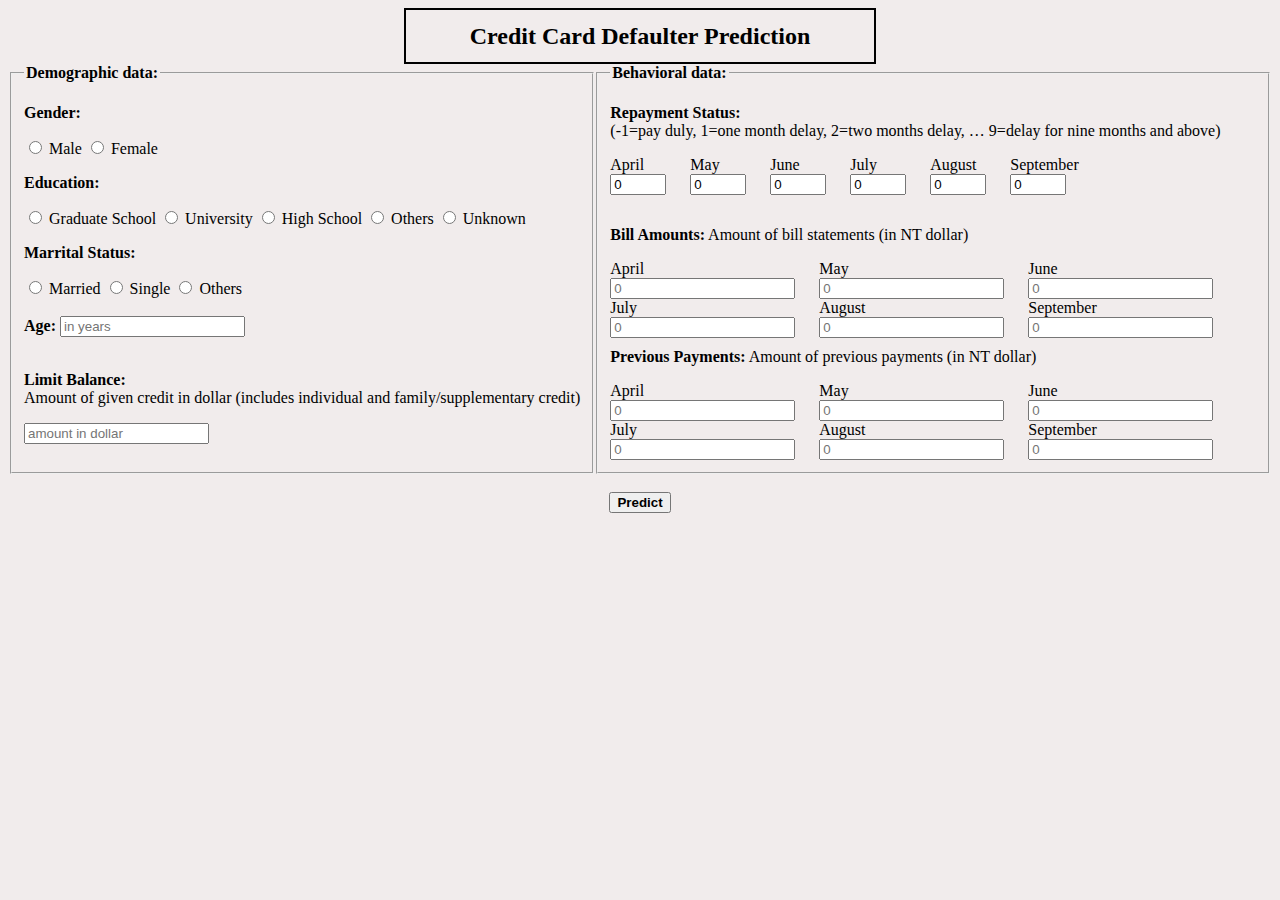
<file: templates/index.html>
<!DOCTYPE html>
<html >
<!--From https://codepen.io/frytyler/pen/EGdtg-->
<head>
  <meta charset="UTF-8">
  <title>credit details</title>
  <link href='https://fonts.googleapis.com/css?family=Pacifico' rel='stylesheet' type='text/css'>
<link href='https://fonts.googleapis.com/css?family=Arimo' rel='stylesheet' type='text/css'>
<link href='https://fonts.googleapis.com/css?family=Hind:300' rel='stylesheet' type='text/css'>
<link href='https://fonts.googleapis.com/css?family=Open+Sans+Condensed:300' rel='stylesheet' type='text/css'>
  
</head>
<style>
body  {
  background-color: #f1ecec;
  
}

.result {
    margin: auto;
    width: 35%;
    border: 2px groove;
}
</style>
<body>
	<body>
		
 <div class="predict">
	<h2 style="margin:auto; width: 35%; padding: 1%; border: 2px solid; text-align: center;">Credit Card Defaulter Prediction</h2>

     <!-- Main Input For Receiving Query to our ML -->
    <form action="{{ url_for('predict')}}"method="post">
		<fieldset style="float:left;height: 390px;">
			<legend><b>Demographic data:</b></legend>
			<p><b>Gender:</b></p>
			<input type="radio" id="male" name="gender" value="1" required="required" />
			<label for="male">Male</label>
			<input type="radio" id="female" name="gender" value="2" required="required" />
			<label for="female">Female</label>
			<br>
		
			<p><b>Education:</b></p>
			<input type="radio" id="graduate_school" name="education" value="1" required="required"/>
			<label for="graduate_school">Graduate School</label>
			<input type="radio" id="university" name="education" value="2" required="required"/>
			<label for="university">University</label>
			<input type="radio" id="high_school" name="education" value="3" required="required"/>
			<label for="high_school">High School</label>
			<input type="radio" id="others" name="education" value="4" required="required"/>
			<label for="others">Others</label>
			<input type="radio" id="unknown" name="education" value="5"required="required"/>
			<label for="unknown">Unknown</label>
			<br>
			<p><b>Marrital Status:</b></p>
			<input type="radio" id="married" name="marriage" value="1"required="required"/>
			<label for="married">Married</label>
			<input type="radio" id="single" name="marriage" value="2" required="required"/>
			<label for="single">Single</label>
			<input type="radio" id="others" name="marriage" value="3" required="required"/>
			<label for="others">Others</label>
			<br>
			<br>
			<label for="age"><b>Age:</b></label>
			<input type="text" name="age" placeholder="in years" required="required" />
			<br>
			<br>
			<p><b>Limit Balance:</b><br>
			Amount of given credit in dollar (includes individual and family/supplementary credit)</p>
			<input type="text" name="limit_bal" placeholder="amount in dollar" required="required" />
			
		</fieldset>
		<fieldset style="height: 390px;">
			<legend><b>Behavioral data:</b></legend>
			<div class="repay_status_parent">
				<p><b>Repayment Status:</b><br>
				(-1=pay duly, 1=one month delay, 2=two months delay, … 9=delay for nine months and above)</p>						
				<div style="float:left; margin-right: 1.5em;">
					<label for="repay_status">April</label><br>
					<input name="pay_6" id="pay_6" min="-2" max="9" type="number" value="0"  required>
				</div>
				<div style="float:left; margin-right: 1.5em;">
					<label for="repay_status">May</label><br>
					<input name="pay_5" id="pay_5" min="-2" max="9" type="number" value="0"  required>
				</div>
				<div style="float:left; margin-right: 1.5em;">
					<label for="repay_status">June</label><br>
					<input name="pay_4" id="pay_4" min="-2" max="9" type="number" value="0" required>
				</div>
				<div style="float:left; margin-right: 1.5em;">
					<label for="repay_status">July</label><br>
					<input name="pay_3" id="pay_3" min="-2" max="9" type="number" value="0" required>
				</div>
				<div style="float:left;margin-right: 1.5em;">
					<label for="repay_status">August</label><br>
					<input name="pay_2" id="pay_2" min="-2" max="9" type="number" value="0" required>
				</div>
				<div style="float:left;">
					<label for="repay_status">September</label><br>
					<input name="pay_0" id="pay_0" min="-2" max="9" type="number" value="0" required>
				</div>
			</div>
			<br>
			<br>
			<br>
			<div class="bill_amount_parent">
				<p><b>Bill Amounts:</b> Amount of bill statements (in NT dollar)</p>
				<div style="float:left; margin-right: 1.5em;">
					<label for="bill_amount">April</label><br>
					<input name="bill_amt6" id="bill_amt6" value="" placeholder="0" type="text" required>
				</div>
				<div style="float:left; margin-right: 1.5em;">
					<label for="bill_amount">May</label><br>
					<input name="bill_amt5" id="bill_amt5" value="" placeholder="0" type="text" required>
				</div>
				<div style="float:left; margin-right: 1.5em;">
					<label for="bill_amount">June</label><br>
					<input name="bill_amt4" id="bill_amt4" value="" placeholder="0" type="text" required>
				</div>
				<div style="float:left; margin-right: 1.5em;">
					<label for="bill_amount">July</label><br>
					<input name="bill_amt3" id="bill_amt3" value="" placeholder="0" type="text" required>
				</div>
				<div style="float:left;margin-right: 1.5em;">
					<label for="bill_amount">August</label><br>
					<input name="bill_amt2" id="bill_amt2" value="" placeholder="0" type="text" required>
				</div>
				<div style="float:left;">
					<label for="bill_amount">September</label><br>
					<input name="bill_amt1" id="bill_amt1" value="" placeholder="0" type="text" required>
				</div>
			</div>
			<br>
			<br>
			<br>
			<br>
			<div class="previous_payments_parent">
				<p><b>Previous Payments:</b> Amount of previous payments (in NT dollar)</p>			
				<div style="float:left; margin-right: 1.5em;">
					<label for="previous_payments">April</label><br>
					<input name="pay_amt6" id="pay_amt6" value="" placeholder="0" type="text" required>
				</div>
				<div style="float:left; margin-right: 1.5em;">
					<label for="previous_payments">May</label><br>
					<input name="pay_amt5" id="pay_amt5" value="" placeholder="0" type="text" required>
				</div>
				<div style="float:left; margin-right: 1.5em;">
					<label for="previous_payments">June</label><br>
					<input name="pay_amt4" id="pay_amt4" value="" placeholder="0" type="text" required>
				</div>
				<div style="float:left; margin-right: 1.5em;">
					<label for="previous_payments">July</label><br>
					<input name="pay_amt3" id="pay_amt3" value="" placeholder="0" type="text" required>
				</div>
				<div style="float:left; margin-right: 1.5em;">
					<label for="previous_payments">August</label><br>
					<input name="pay_amt2" id="pay_amt2" value="" placeholder="0" type="text" required>
				</div>
				<div style="float:left;">
					<label for="previous_payments">September</label><br>
					<input name="pay_amt1" id="pay_amt1" value="" placeholder="0"  type="text" required>
				</div>
			</div>
		</fieldset>
		<br>
		<div style="text-align:center;">
			<button type="submit" class="btn btn-primary btn-block btn-large"><b>Predict</b></button>
		</div>
    </form>
		<br>
		
 </div>




</body>
</html>
</file>
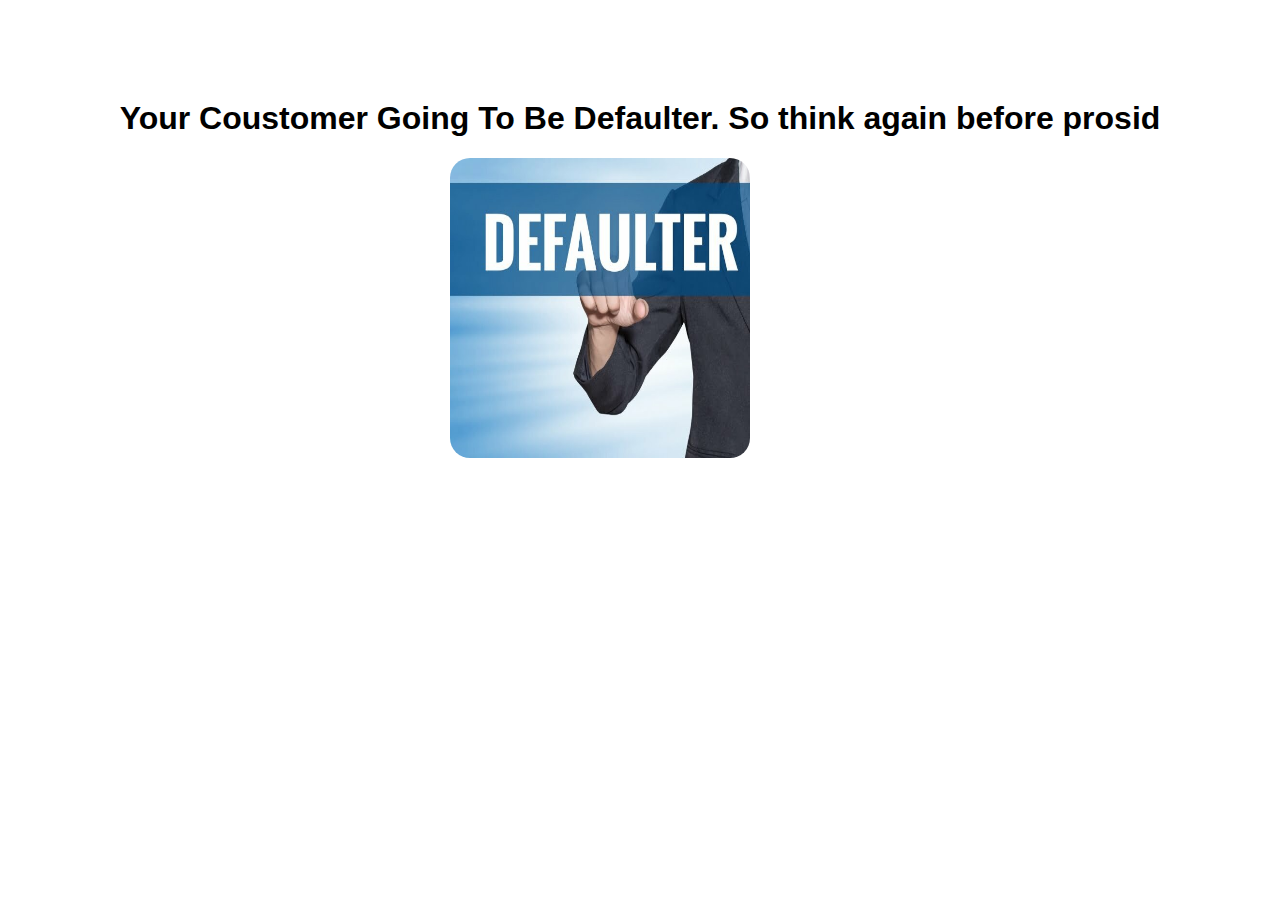
<file: templates/default.html>
<!DOCTYPE html>
<html lang="en">
<head>
    <meta charset="UTF-8">
    <meta http-equiv="X-UA-Compatible" content="IE=edge">
    <meta name="viewport" content="width=device-width, initial-scale=1.0">
    <link href="https://fonts.googleapis.com/css2?family=Poppins:wght@100;400;500;600;700;800;900&display=swap" rel="stylesheet">
    <title>Default</title>
    <style>
        .rainyimg img{
              height: 300px;
              width: 300px;
              margin-left: 35%;
              border-radius: 20px;
        }
       
    </style>
</head>
<body>
    <h1 style="text-align: center; font-size: 3 rem; font-weight: bolder;margin-top: 100px;font-family: sans-serif;">Your Coustomer Going To Be Defaulter. So think again before
        prosid</h1>
    <div class="rainyimg">
        <img src="/static/defaulter.jpg" alt="Amrit" >
    </div>
    
</body>
</html>
</file>
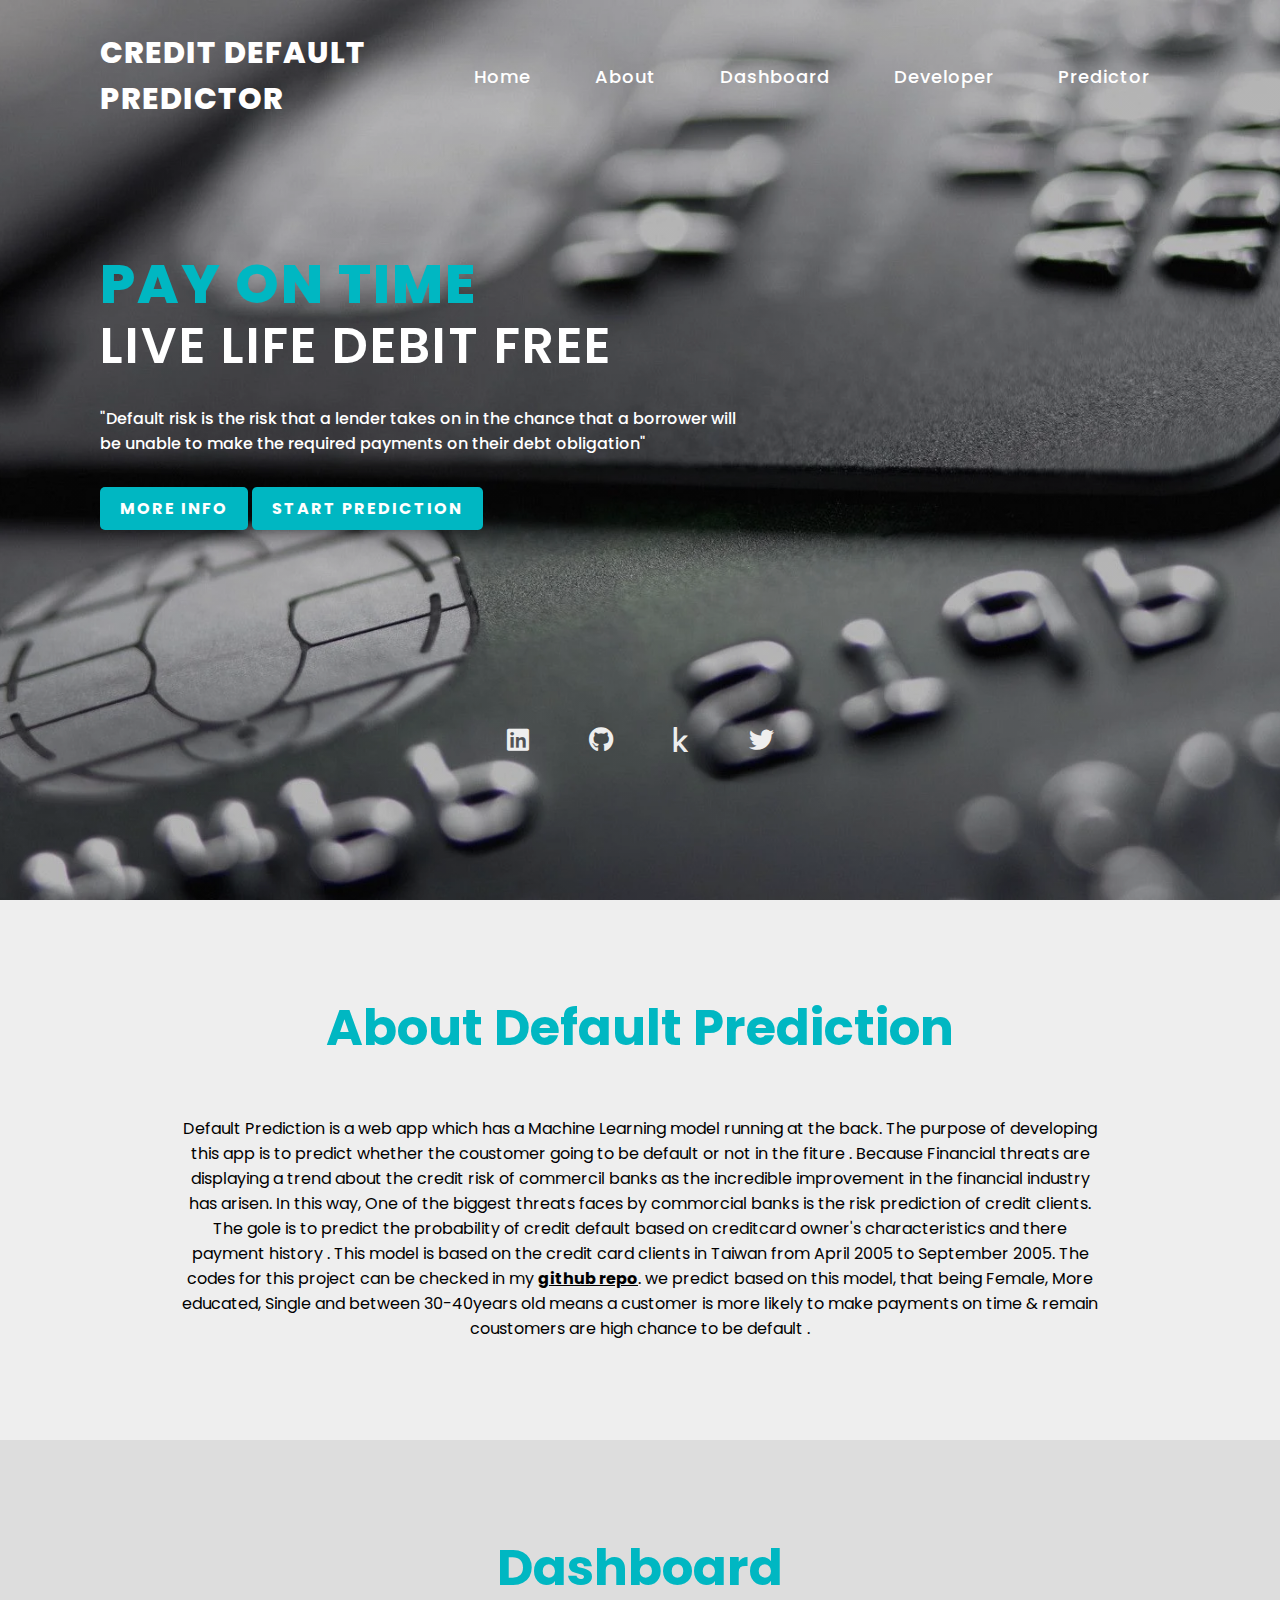
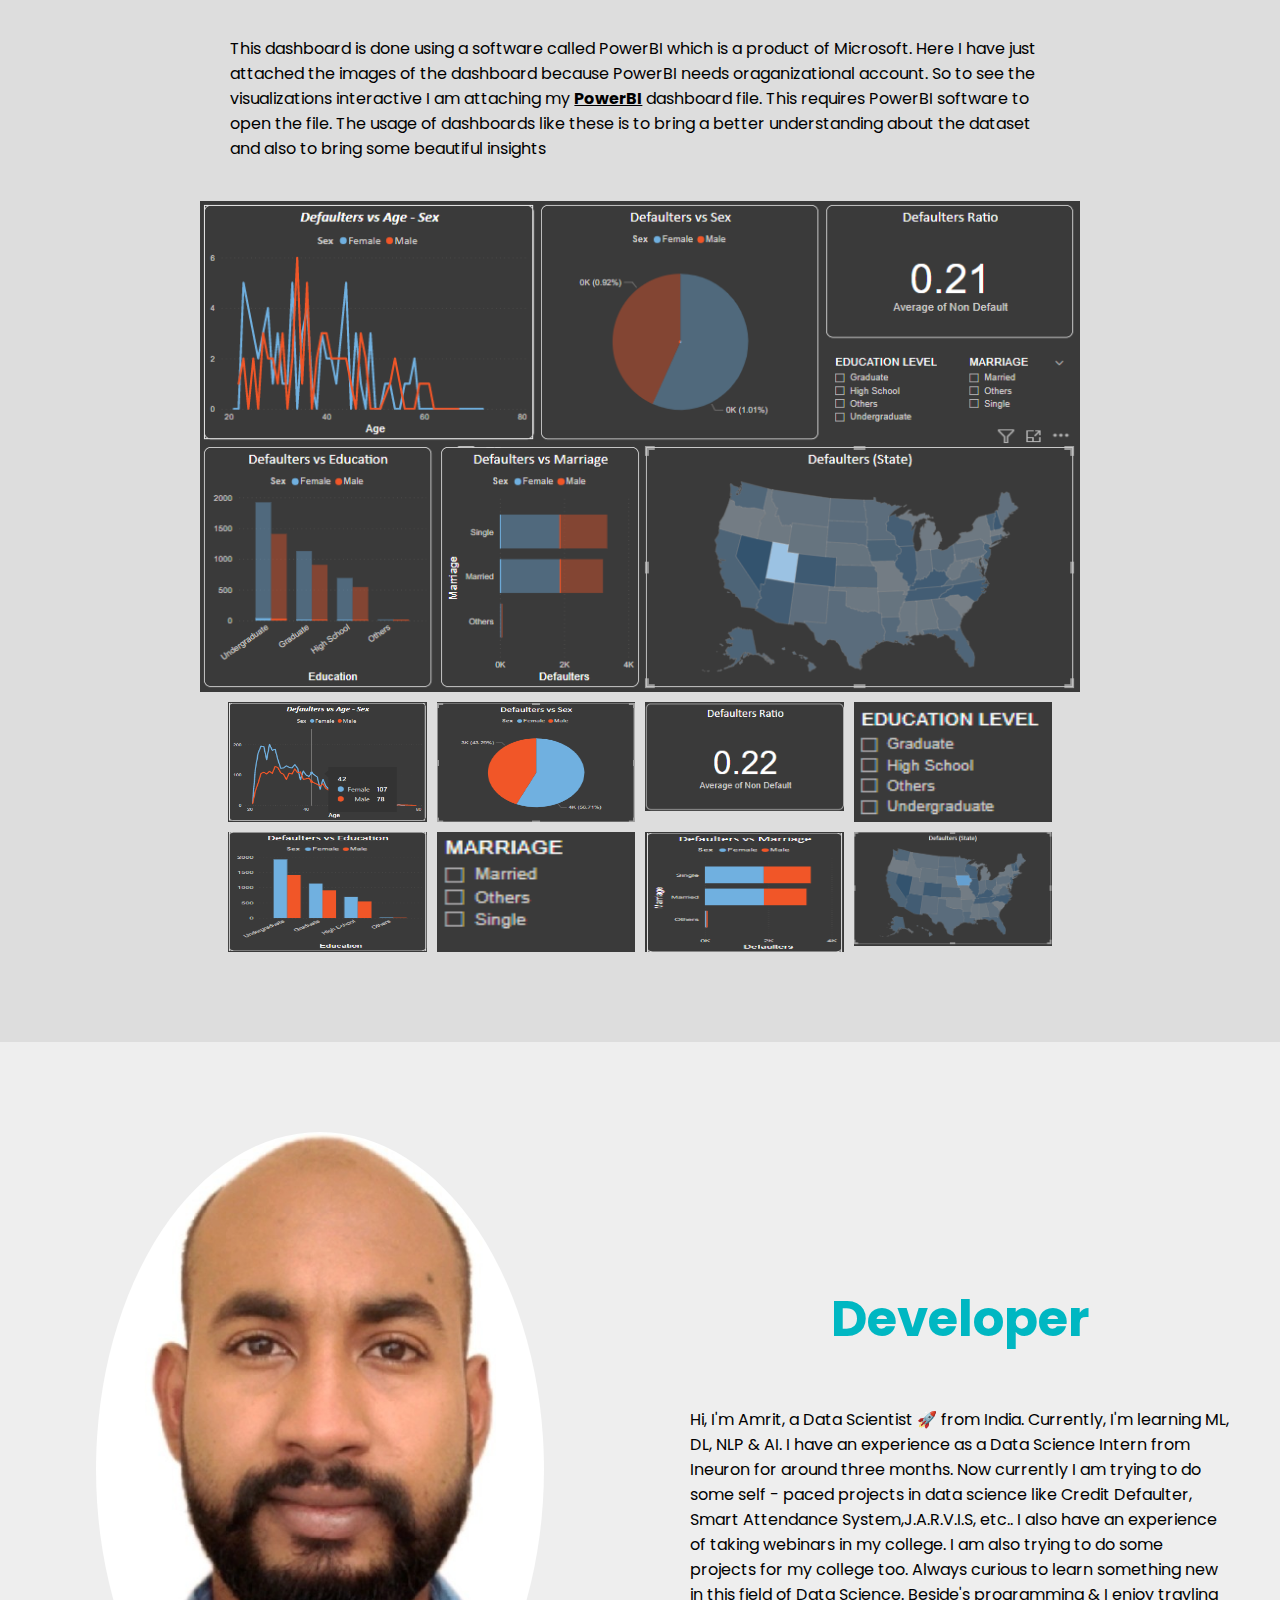
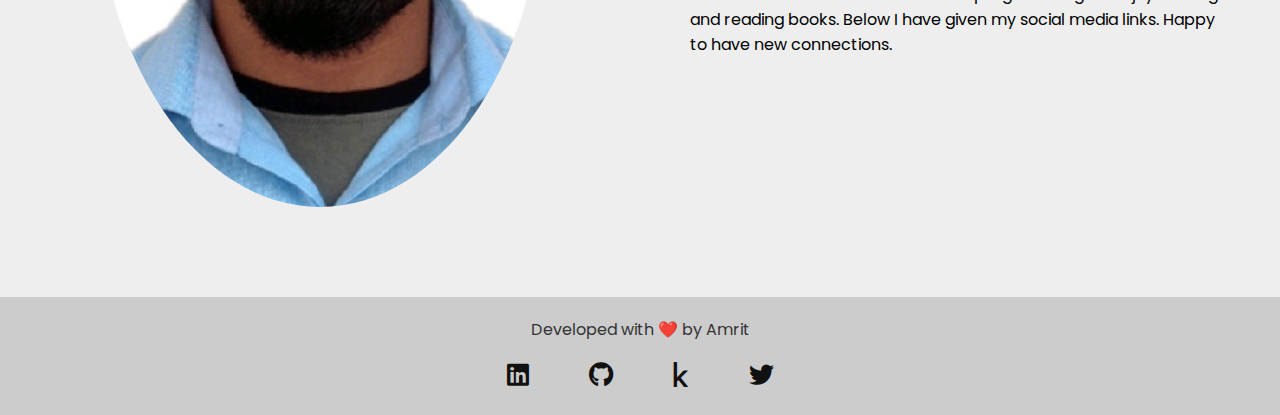
<file: templates/home.html>
<!DOCTYPE html>
<html lang="en" dir="ltr">
  <head>
    <meta charset="utf-8">
    <meta name="viewport" content="width=device-width, initial-scale=1.0">
    <title>Default Prediction</title>
    <link rel="stylesheet" href="/static/style1.css">
    <link rel="stylesheet" href="https://cdnjs.cloudflare.com/ajax/libs/font-awesome/5.14.0/css/all.min.css">
  </head>
  <body>

    <section>
      <input type="checkbox" id="check">
      <header>
        </div>
        <h2><a href="#" class="logo">Credit Default Predictor</a></h2>
        <div class="navigation">
          <a href="#">Home</a>
          <a href="#about">About</a>
          <a href="#dashboard">Dashboard</a>
          <a href="#info">Developer</a>
          <a href="/predict">Predictor</a>
        </div>
        <label for="check">
        <i class="fas fa-bars menu-btn"></i>
        <i class="fas fa-times close-btn"></i>
        </label>
      </header>
      <div class="content" style="margin-top: 8%;">
        <div class="info">
          <h2>Pay On Time <br><span>Live life Debit Free</span></h2>
          <p> "Default risk is the risk that a lender takes on in the chance that a borrower will be unable to make the required payments on their debt obligation"</p>
          <a href="#about" class="info-btn">More info</a>
          <a href="/predict" class="info-btn">Start Prediction</a>
        </div>
      </div>
      <div class="media-icons">
        <a href="https://www.linkedin.com/in/amrit-pritam-sangramsingh-493b7a176/"><i class="fab fa-linkedin"></i></a>
        <a href="https://github.com/1Amrit-Singh"><i class="fab fa-github"></i></a>
        <a href="https://www.kaggle.com/amritsingh02"><i class="fab fa-kaggle"></i></a>
        <a href="https://twitter.com/01_Sangramsingh"><i class="fab fa-twitter"></i></a>
      </div>
    </section>

    <section id="about">
      <h2>About Default Prediction</h2>
      <p class="about-content" style="text-align: center;">Default Prediction is a web app which has 
      a Machine Learning model running at the back. The purpose of developing this app is to 
      predict whether the coustomer going to be default or not in the fiture . 
      Because Financial threats are displaying a trend about the credit risk of commercil banks 
      as the incredible improvement in the financial industry has arisen. In this way, One of the biggest threats 
      faces by commorcial banks is the risk prediction of credit clients. The gole is to predict the probability of 
      credit default based on creditcard owner's characteristics and there payment history . 
      This model is based on the credit card clients in Taiwan from April 2005 to September 2005.
      The codes for this project can be checked in my <a href="https://github.com/Vasanthengineer4949/RainPrediction" style="color: black; font-weight: bold;">github repo</a>.
      we predict based on this model, that being Female, More educated, Single and between 30-40years old means 
      a customer is more likely to make payments on time & remain coustomers are high chance to be default .
      
      </p>
    </section>

    <section id="dashboard">
      <h2>Dashboard</h2>
      <p>This dashboard is done using a software called PowerBI which is a product of Microsoft.
        Here I have just attached the images of the dashboard because PowerBI needs oraganizational
        account. So to see the visualizations interactive I am attaching my <a href="../static/Defaulter Dashboard.pbix" style="color: black; font-weight: bold;">PowerBI</a>
        dashboard file. This requires PowerBI software to open the file. The usage of dashboards like
        these is to bring a better understanding about the dataset and also to bring some beautiful insights</p>
      <img class="dashboard-image" src="../static/dashboard.png" alt="1">
      <div>
        <img src="../static/1.png" alt="2">
        <img src="../static/2.png" alt="3">
        <img src="../static/3.png" alt="4">
        <img src="../static/4.png" alt="5">
        <img src="../static/5.png" alt="6">
        <img src="../static/6.png" alt="7">
        <img src="../static/7.png" alt="8">
        <img src="../static/8.png" alt="9">
      </div>
    </section>
    
    <section id="info">
      <div>
        <img src="/static/1658748370576.jpg" alt="AMRIT">
      </div>
      <div>
        <h2>Developer</h2>
        <p class="about-content"> Hi, I'm Amrit, a Data Scientist 🚀 from India. 
          Currently, I'm learning ML, DL, NLP & AI. I have an experience as a Data Science Intern from 
          Ineuron for around three months. Now currently I am trying to do some self - paced projects 
          in data science like Credit Defaulter, Smart Attendance System,J.A.R.V.I.S, etc..
          I also have an experience of taking webinars in my college. I am also trying
          to do some projects for my college too. Always curious to learn something new in
          this field of Data Science. Beside's programming & I enjoy travling and reading books. 
          Below I have given my social media links. Happy to have new connections.</p>
      </div>
    </section>

    <footer>
      <p>
        Developed with ❤️ by Amrit 
      </p> 
      <div class="media-icons">
        <a href="https://www.linkedin.com/in/amrit-pritam-sangramsingh-493b7a176/"><i class="fab fa-linkedin"></i></a>
        <a href="https://github.com/1Amrit-Singh"><i class="fab fa-github"></i></a>
        <a href="https://www.kaggle.com/amritsingh02"><i class="fab fa-kaggle"></i></a>
        <a href="https://twitter.com/01_Sangramsingh"><i class="fab fa-twitter"></i></a>

      </div>
    </footer>

  </body>
</html>
</file>
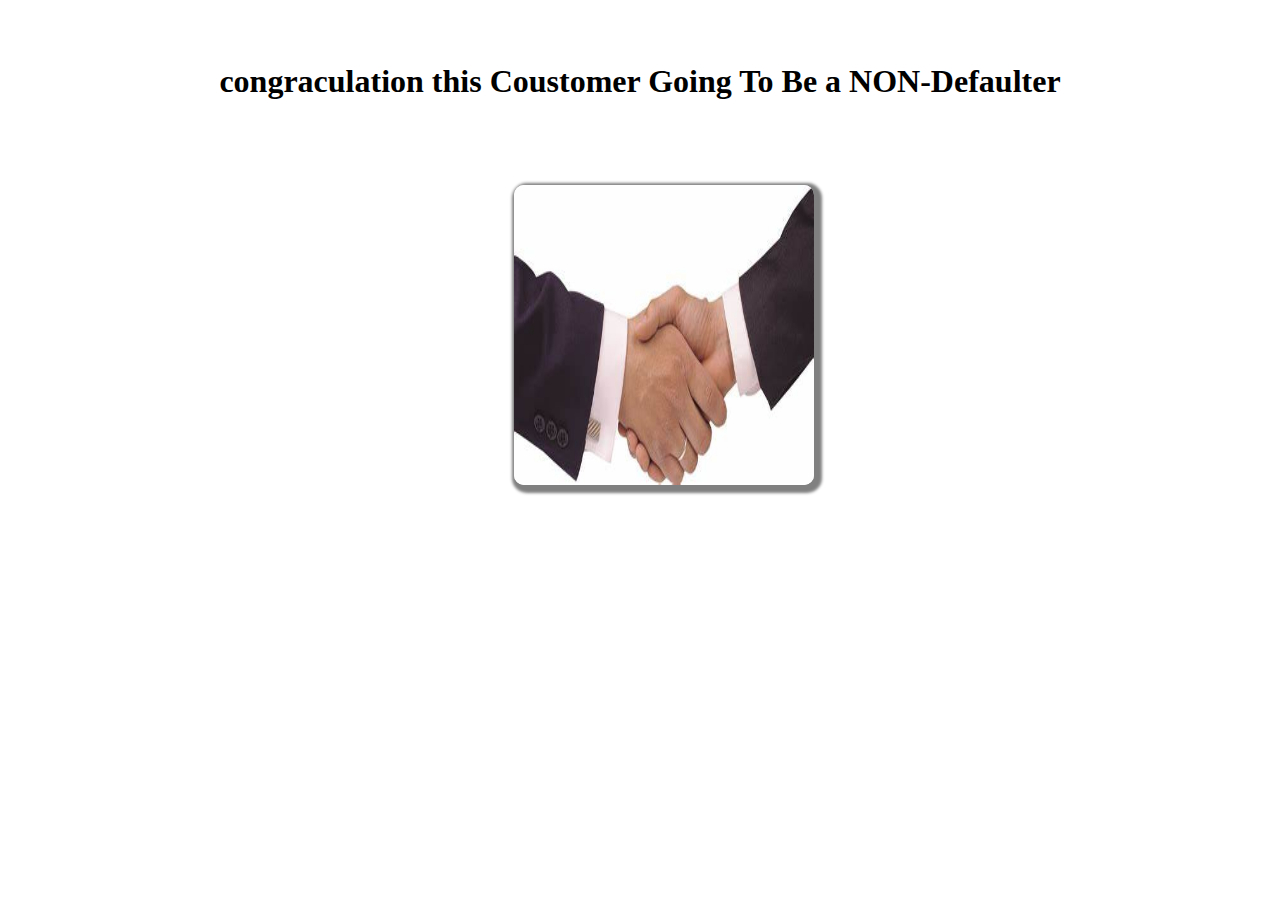
<file: templates/non_default.html>
<!DOCTYPE html>
<html lang="en">
<head>
    <meta charset="UTF-8">
    <meta http-equiv="X-UA-Compatible" content="IE=edge">
    <meta name="viewport" content="width=device-width, initial-scale=1.0">
    <link href="https://fonts.googleapis.com/css2?family=Poppins:wght@100;400;500;600;700;800;900&display=swap" rel="stylesheet">
    <title>Non-Default</title>
    <style>
        .rainyimg img{
            height: 300px;
            width: 300px;
            margin-left: 40%;
            margin-top: 5%;
            border-radius: 10px;
            box-shadow: 3px 3px 3px 5px grey;
        }
    </style>
</head>
<body>
    <h1 style="text-align: center; font-size: 3 rem; font-weight: bolder;margin-top: 5%;">congraculation this Coustomer Going To Be a NON-Defaulter</h1>
    <div class="rainyimg">
        <img src="/static/non defaulter.jpg" alt="Amrit">
    </div>
    
</body>
</html>
</file>
<file: static/style1.css>
@import url("https://fonts.googleapis.com/css2?family=Poppins:wght@200;300;400;500;600;700;800;900&display=swap");

* {
	margin: 0;
	padding: 0;
	box-sizing: border-box;
	font-family: "Poppins", sans-serif;
	scroll-behavior: smooth;
	scrollbar-width: thin;
	--primary-color: #00b7c2;
}

section {
	position: relative;
	width: 100%;
	min-height: 100vh;
	display: flex;
	flex-direction: column;
}

section a {
	color: #fff;
}

section:nth-child(1) {
	justify-content: flex-start;
	background: linear-gradient(#0004, #0004),
		url("/static/wp6871380.webp")
			no-repeat;
	background-size: cover;
	background-position: center;
	color: #fff;
}

section:nth-child(1) .media-icons i {
	color: var(--primary-color);
	color: #eee;
}

#about {
	background-color: #eee;
	min-height: 60vh;
	padding: 7% 10%;
}

#info {
	display: flex;
	flex-direction: row;
	align-items: center;
	background-color: #eee;
	min-height: 95vh;
}

#dashboard {
	padding: 7% 10%;
	background-color: #ddd;
}

#dashboard h2 {
	margin-bottom: 30px;
}

#dashboard p {
	margin-bottom: 40px;
	padding: 0 10%;
}

#dashboard img {
	max-height: 85vh;
}

#dashboard div {
	margin-top: 10px;
	padding: 0 100px;
	display: grid;
	grid-gap: 10px;
	grid-template-columns: 1fr 1fr 1fr 1fr;
}

#dashboard div img {
	width: 100%;
	max-height: 120px;
}

.dashboard-image {
	padding: 0 7%;
}

#about > div,
#info > div {
	display: flex;
	align-items: center;
	flex-direction: column;
	width: 50%;
}

#about > div img,
#info > div img {
	height: 70vh;
	width: 70%;
	object-fit: cover;
	border-radius: 50%;
}

#about h2,
#info h2,
#dashboard h2 {
	text-align: center;
	color: var(--primary-color);
	font-size: 50px;
}

#info > div > img {
	max-width: 75%;
	height: 75vh;
}

.about-content {
	padding: 0 50px;
	margin-top: 50px;
}

header {
	position: relative;
	top: 0;
	width: 100%;
	padding: 30px 100px;
	display: flex;
	justify-content: space-between;
	align-items: center;
}

label {
	display: none;
}

header .logo {
	position: relative;
	font-size: 30px;
	text-decoration: none;
	text-transform: uppercase;
	font-weight: 800;
	letter-spacing: 1px;
}

.navigation{
	width: 100%;
	margin-left: 5%;
	
}


header .navigation a {
	font-size: 18px;
	text-decoration: none;
	font-weight: 500;
	letter-spacing: 1px;
	padding: 2px 15px;
	border-radius: 20px;
	display: inline-block;
	transition: 0.3s;
	transition-property: background;
}

header .navigation a:not(:last-child) {
	margin-right: 30px;
}

header .navigation a:hover {
	background: #333;
}

.content {
	max-width: 650px;
	margin: 60px 100px;
}

.content .info h2 {
	color: var(--primary-color);
	font-size: 55px;
	text-transform: uppercase;
	font-weight: 800;
	letter-spacing: 2px;
	line-height: 60px;
	margin-bottom: 30px;
}

.content .info h2 span {
	color: #fff;
	font-size: 50px;
	font-weight: 600;
}

.content .info p {
	font-size: 16px;
	font-weight: 500;
	margin-bottom: 40px;
}

.content .info-btn {
	color: #fff;
	background: var(--primary-color);
	text-decoration: none;
	text-transform: uppercase;
	font-weight: 700;
	letter-spacing: 2px;
	padding: 10px 20px;
	border-radius: 5px;
	transition: 0.3s;
	transition-property: background;
}

.content .info-btn:hover {
	background: #0c4f60;
}

.media-icons {
	display: flex;
	justify-content: center;
	align-items: center;
	margin: auto;
}

.media-icons a {
	position: relative;
	color: #111;
	font-size: 25px;
	transition: 0.3s;
	transition-property: transform;
}

.media-icons a:not(:last-child) {
	margin-right: 60px;
}

.media-icons a:hover {
	transform: scale(1.5);
}

#check {
	z-index: 3;
	display: none;
}

footer {
	background-color: #ccc;
	display: flex;
	flex-direction: column;
	align-items: center;
	justify-content: center;
	padding: 20px;
	color: #333;
}

footer p {
	margin-bottom: 15px;
}

/* Responsive CSS */

@media (max-width: 960px) {
	header .navigation {
		display: none;
	}

	label {
		display: block;
		font-size: 25px;
		cursor: pointer;
		transition: 0.3s;
		transition-property: color;
	}

	label:hover {
		color: #fff;
	}

	label .close-btn {
		display: none;
	}

	#check:checked ~ header .navigation {
		z-index: 2;
		position: fixed;
		top: 0;
		bottom: 0;
		left: 0;
		right: 0;
		background: rgba(114, 223, 255, 0.9);
		display: flex;
		flex-direction: column;
		justify-content: center;
		align-items: center;
	}

	#check:checked ~ header .navigation a {
		font-weight: 700;
		margin-right: 0;
		margin-bottom: 50px;
		letter-spacing: 2px;
	}

	#check:checked ~ header label .close-btn {
		z-index: 2;
		position: fixed;
		display: block;
	}

	#check:checked ~ header label .menu-btn {
		display: none;
	}

	label .menu-btn {
		position: absolute;
	}

	header .logo {
		position: absolute;
		bottom: -6px;
	}

	.content {
		margin: 10% 35px;
	}

	.content .info h2 {
		font-size: 45px;
		line-height: 50px;
	}

	.content .info h2 span {
		font-size: 40px;
		font-weight: 600;
	}

	.content .info p {
		font-size: 15px;
	}

	#about {
		padding: 10% 35px;
	}

	#about p,
	#info p {
		font-size: 15px;
	}

	#info {
		flex-direction: column;
	}

	#info div {
		width: 100vw;
		padding: 10% 35px;
	}

	#info div img {
		height: auto;
		width: auto;
		max-height: 50vh;
		max-width: 100%;
	}

	.about-content {
		padding: unset;
	}
}

@media (max-width: 560px) {
	.content .info h2 {
		font-size: 35px;
		line-height: 40px;
	}

	.content .info h2 span {
		font-size: 30px;
		font-weight: 600;
	}

	.content .info p {
		font-size: 14px;
	}
</file>
